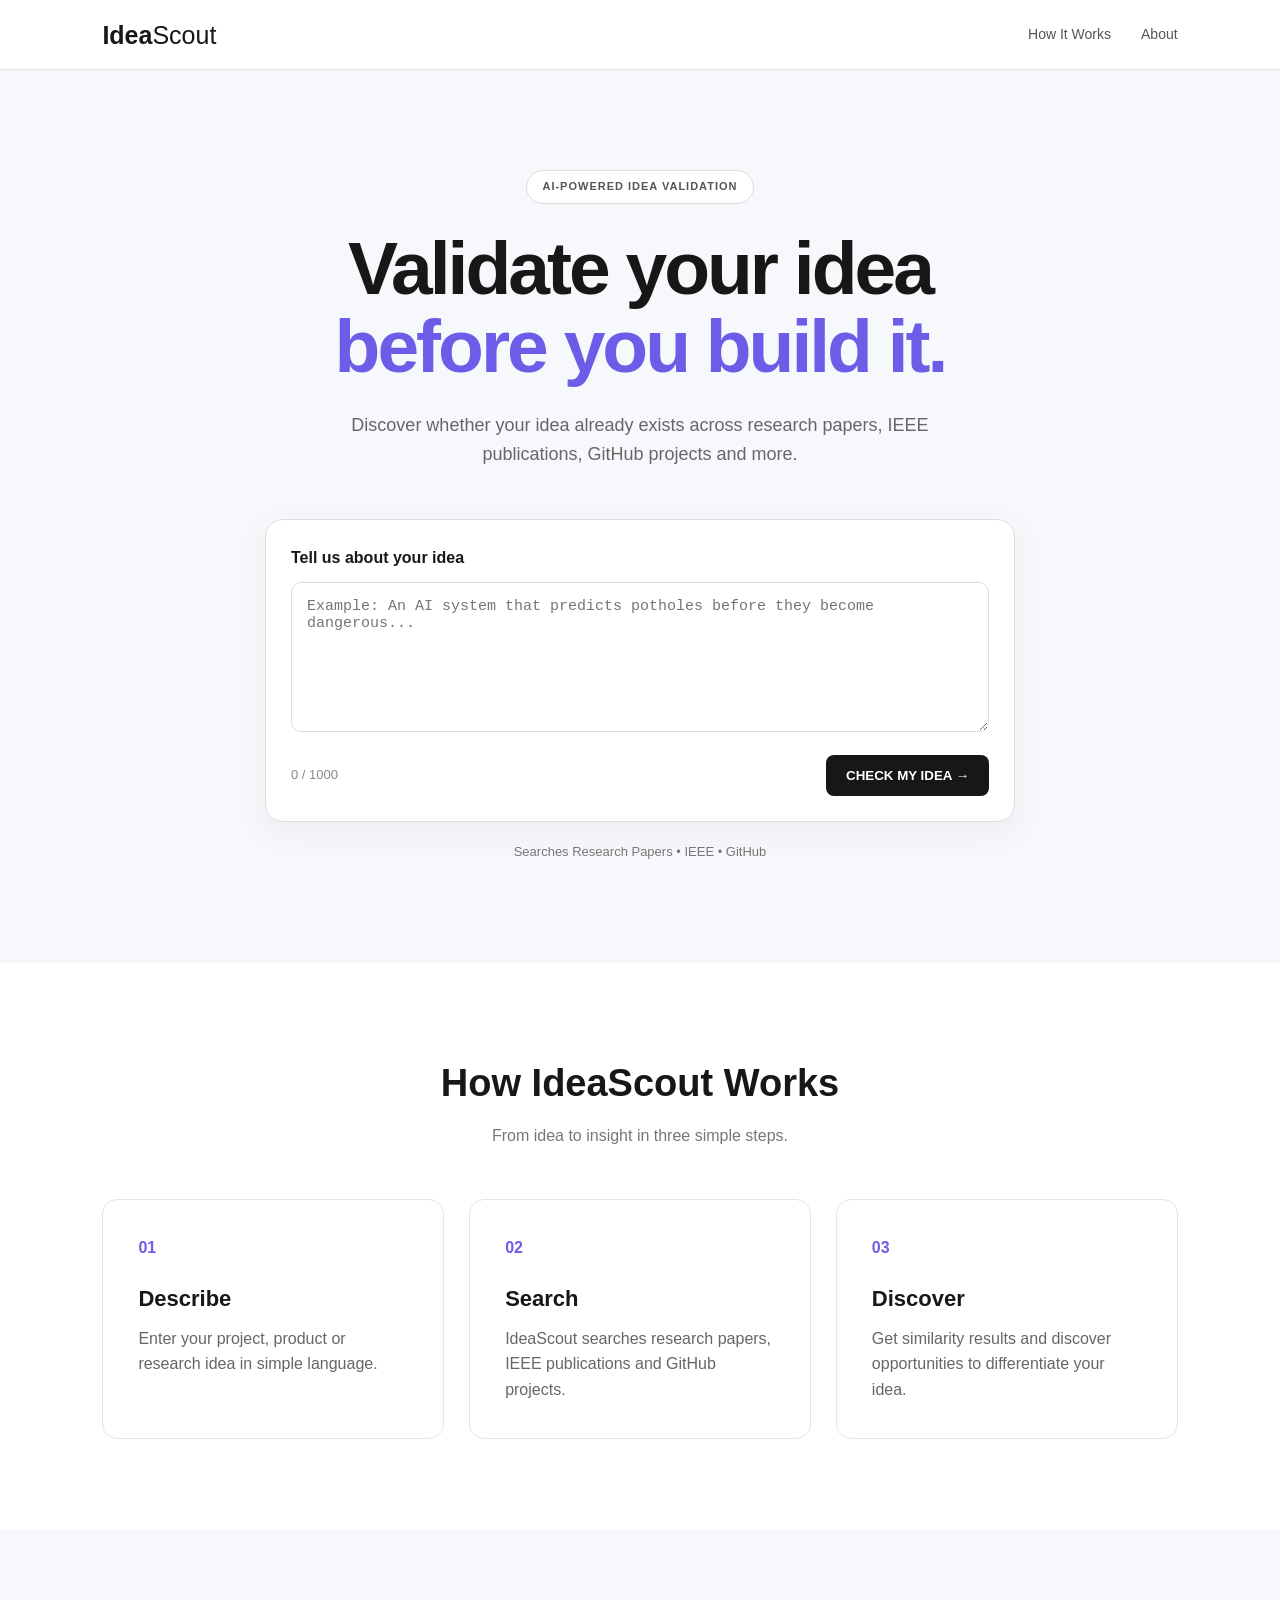
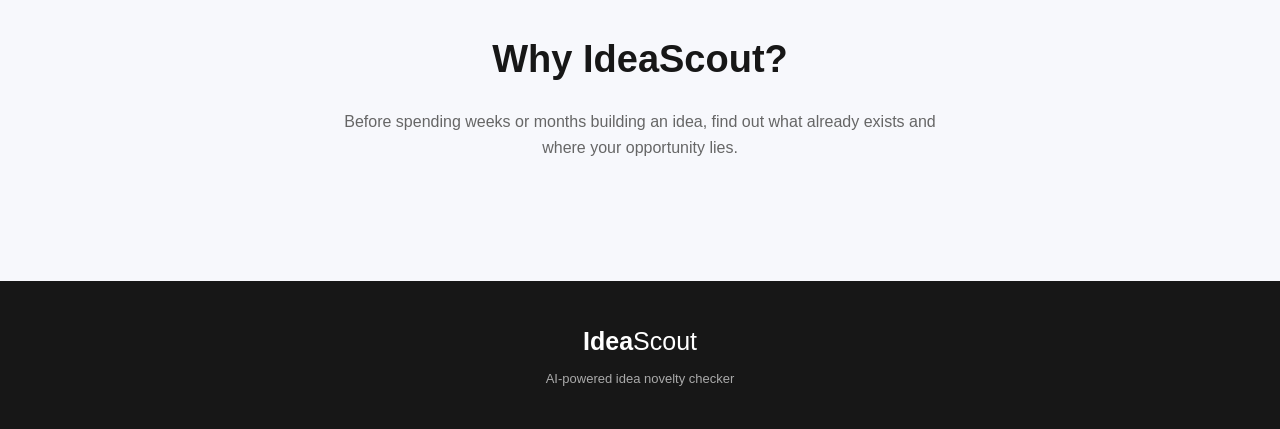
<file: frontend/index.html>
<!DOCTYPE html>
<html lang="en">

<head>
    <meta charset="UTF-8">
    <meta name="viewport" content="width=device-width, initial-scale=1.0">

    <title>IdeaScout | Validate Your Idea</title>

    <link rel="stylesheet" href="css/style.css">
</head>

<body>

    <!-- NAVBAR -->

    <nav class="navbar">

        <div class="logo">
            Idea<span>Scout</span>
        </div>

        <div class="nav-links">
            <a href="#how-it-works">How It Works</a>
            <a href="#about">About</a>
        </div>

    </nav>


    <!-- HERO -->

    <main class="hero">

        <div class="badge">
            AI-POWERED IDEA VALIDATION
        </div>

        <h1>
            Validate your idea<br>
            <span>before you build it.</span>
        </h1>

        <p class="hero-text">
            Discover whether your idea already exists across
            research papers, IEEE publications, GitHub projects
            and more.
        </p>


        <!-- IDEA INPUT -->

        <div class="idea-box">

            <label for="ideaInput">
                Tell us about your idea
            </label>

            <textarea
                id="ideaInput"
                maxlength="1000"
                placeholder="Example: An AI system that predicts potholes before they become dangerous..."
            ></textarea>

            <div class="input-bottom">

                <span id="charCount">
                    0 / 1000
                </span>

                <button id="checkIdeaBtn">
                    CHECK MY IDEA →
                </button>

            </div>

        </div>


        <div class="trust-text">
            Searches Research Papers • IEEE • GitHub
        </div>

    </main>


    <!-- HOW IT WORKS -->

    <section id="how-it-works" class="section">

        <h2>
            How IdeaScout Works
        </h2>

        <p class="section-subtitle">
            From idea to insight in three simple steps.
        </p>


        <div class="steps">

            <div class="step-card">

                <div class="step-number">
                    01
                </div>

                <h3>
                    Describe
                </h3>

                <p>
                    Enter your project, product or research idea
                    in simple language.
                </p>

            </div>


            <div class="step-card">

                <div class="step-number">
                    02
                </div>

                <h3>
                    Search
                </h3>

                <p>
                    IdeaScout searches research papers,
                    IEEE publications and GitHub projects.
                </p>

            </div>


            <div class="step-card">

                <div class="step-number">
                    03
                </div>

                <h3>
                    Discover
                </h3>

                <p>
                    Get similarity results and discover
                    opportunities to differentiate your idea.
                </p>

            </div>

        </div>

    </section>


    <!-- ABOUT -->

    <section id="about" class="about-section">

        <h2>
            Why IdeaScout?
        </h2>

        <p>
            Before spending weeks or months building an idea,
            find out what already exists and where your
            opportunity lies.
        </p>

    </section>


    <!-- FOOTER -->

    <footer>

        <div class="logo">
            Idea<span>Scout</span>
        </div>

        <p>
            AI-powered idea novelty checker
        </p>

    </footer>


    <script src="js/app.js"></script>

</body>

</html>
</file>
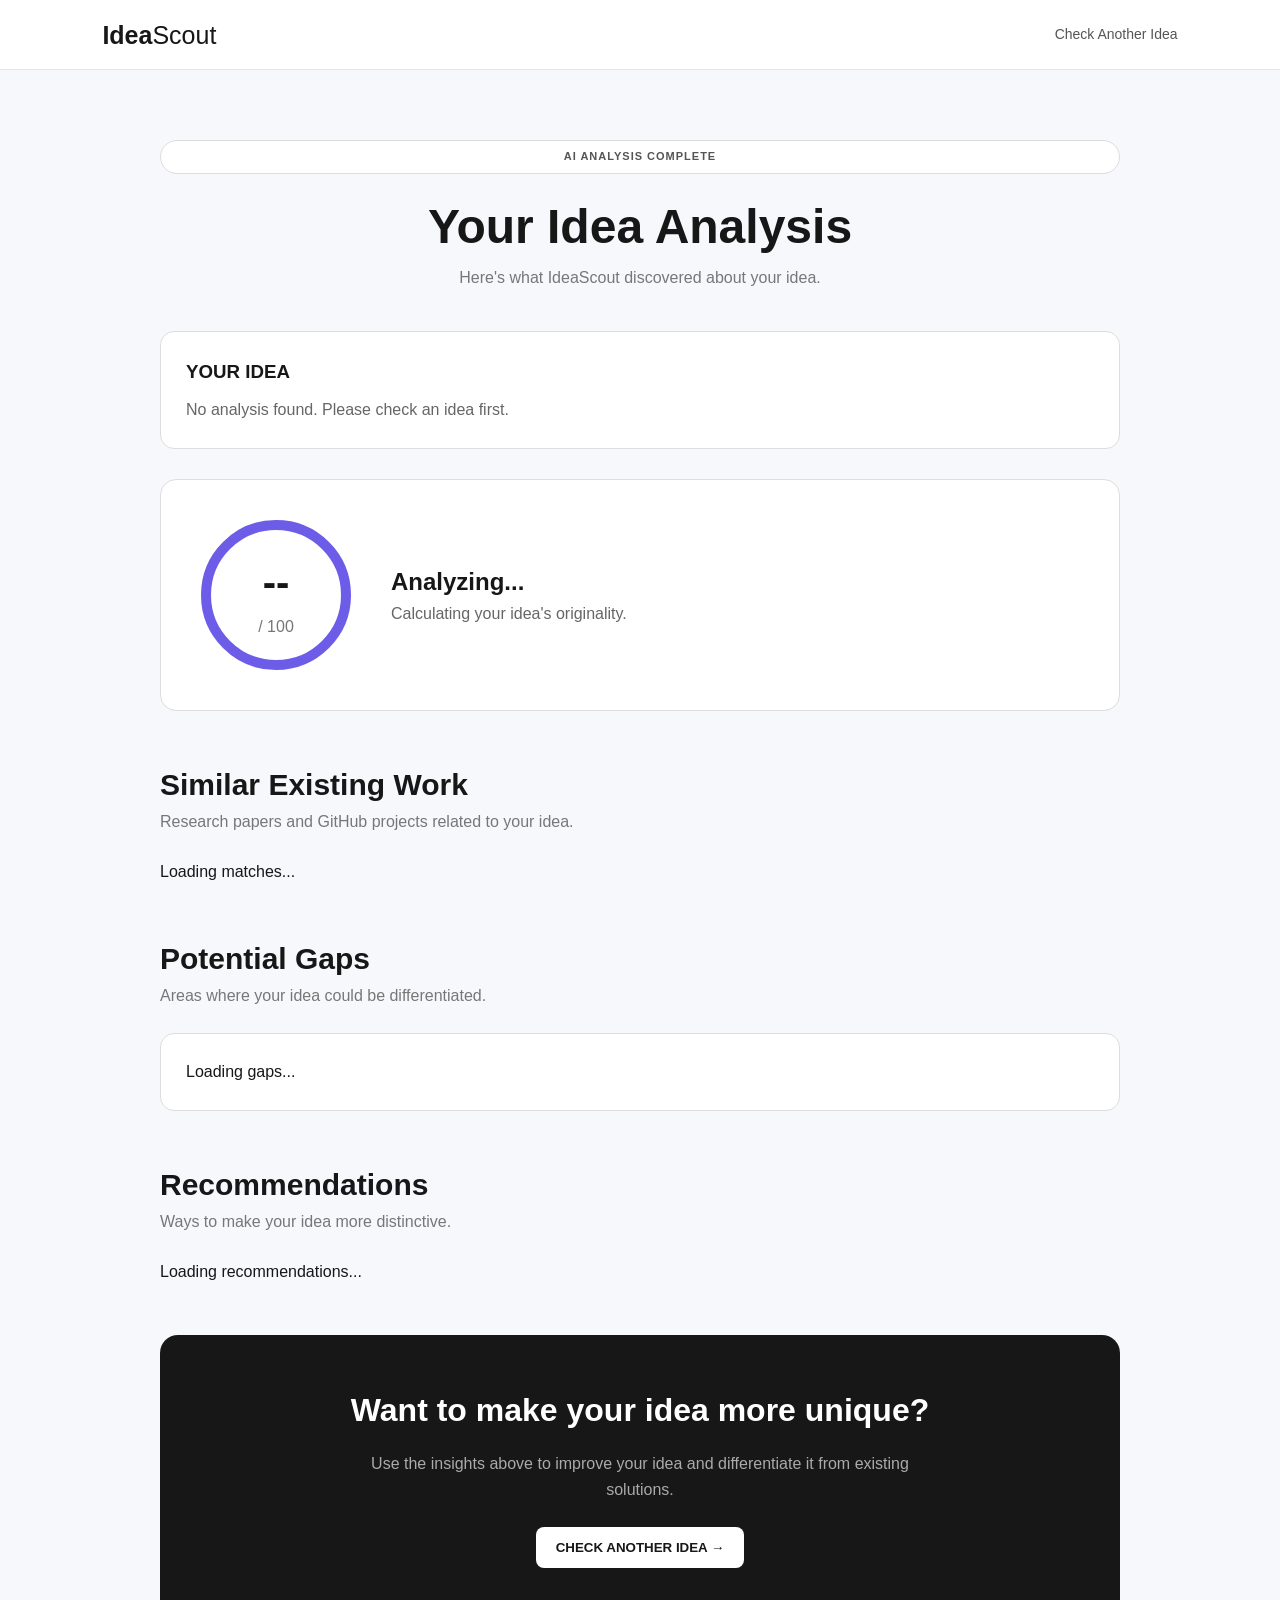
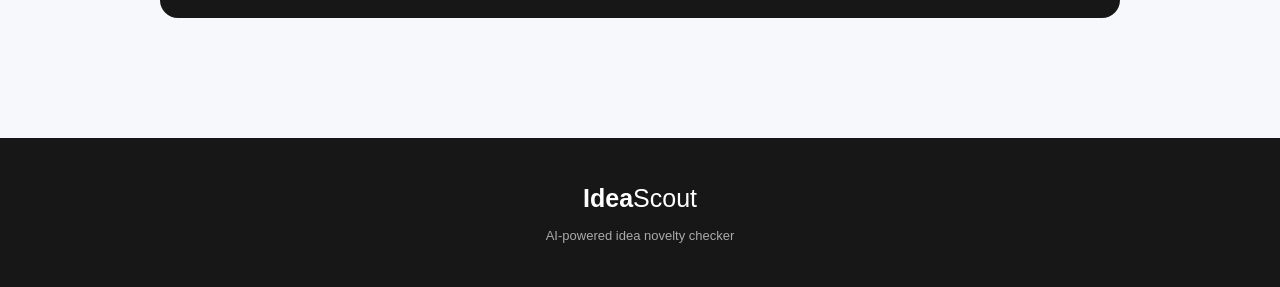
<file: frontend/results.html>
<!DOCTYPE html>
<html lang="en">

<head>
    <meta charset="UTF-8">
    <meta name="viewport" content="width=device-width, initial-scale=1.0">

    <title>IdeaScout | Analysis Results</title>

    <link rel="stylesheet" href="css/style.css">
</head>

<body>

    <!-- NAVBAR -->

    <nav class="navbar">

        <div class="logo">
            Idea<span>Scout</span>
        </div>

        <div class="nav-links">
            <a href="index.html">Check Another Idea</a>
        </div>

    </nav>


    <!-- RESULTS -->

    <main class="results-container">

        <div class="results-header">

            <div class="badge">
                AI ANALYSIS COMPLETE
            </div>

            <h1>
                Your Idea Analysis
            </h1>

            <p>
                Here's what IdeaScout discovered about your idea.
            </p>

        </div>


        <!-- IDEA -->

        <div class="idea-summary">

            <h3>
                YOUR IDEA
            </h3>

            <p id="resultIdea">
                Loading...
            </p>

        </div>


        <!-- SCORE -->

        <div class="score-section">

            <div class="score-circle">

                <div
                    class="score-number"
                    id="scoreNumber">
                    --
                </div>

                <div class="score-label">
                    / 100
                </div>

            </div>


            <div class="score-info">

                <h2 id="scoreTitle">
                    Analyzing...
                </h2>

                <p id="scoreDescription">
                    Calculating your idea's originality.
                </p>

            </div>

        </div>


        <!-- MATCHES -->

        <section class="results-section">

            <div class="section-heading">

                <h2>
                    Similar Existing Work
                </h2>

                <p>
                    Research papers and GitHub projects related to your idea.
                </p>

            </div>

            <div id="matchesContainer">

                <p>Loading matches...</p>

            </div>

        </section>


        <!-- GAPS -->

        <section class="gap-section">

            <div class="section-heading">

                <h2>
                    Potential Gaps
                </h2>

                <p>
                    Areas where your idea could be differentiated.
                </p>

            </div>

            <div
                id="gapsContainer"
                class="gap-card">

                Loading gaps...

            </div>

        </section>


        <!-- RECOMMENDATIONS -->

        <section class="gap-section">

            <div class="section-heading">

                <h2>
                    Recommendations
                </h2>

                <p>
                    Ways to make your idea more distinctive.
                </p>

            </div>

            <div id="recommendationsContainer">

                Loading recommendations...

            </div>

        </section>


        <!-- NEW IDEA -->

        <section class="unique-section">

            <h2>
                Want to make your idea more unique?
            </h2>

            <p>
                Use the insights above to improve your idea
                and differentiate it from existing solutions.
            </p>

            <button onclick="window.location.href='index.html'">
                CHECK ANOTHER IDEA →
            </button>

        </section>

    </main>


    <footer>

        <div class="logo">
            Idea<span>Scout</span>
        </div>

        <p>
            AI-powered idea novelty checker
        </p>

    </footer>


    <script src="js/app.js"></script>

</body>

</html>
</file>
<file: frontend/css/style.css>
* {
    margin: 0;
    padding: 0;
    box-sizing: border-box;
}

body {
    font-family: Arial, Helvetica, sans-serif;
    background: #f7f8fc;
    color: #171717;
    line-height: 1.6;
}

/* NAVBAR */

.navbar {
    height: 70px;
    padding: 0 8%;
    background: white;
    border-bottom: 1px solid #e5e5e5;

    display: flex;
    align-items: center;
    justify-content: space-between;
}

.logo {
    font-size: 25px;
    font-weight: 800;
}

.logo span {
    font-weight: 400;
}

.nav-links {
    display: flex;
    gap: 30px;
}

.nav-links a {
    text-decoration: none;
    color: #555;
    font-size: 14px;
}

.nav-links a:hover {
    color: #6c5ce7;
}

/* HERO */

.hero {
    min-height: 650px;
    padding: 100px 20px;

    display: flex;
    align-items: center;
    flex-direction: column;

    text-align: center;
}

.badge {
    padding: 7px 15px;
    border: 1px solid #ddd;
    border-radius: 20px;

    background: white;

    font-size: 11px;
    font-weight: 700;
    letter-spacing: 1px;
    color: #555;
}

.hero h1 {
    margin-top: 25px;

    font-size: clamp(42px, 7vw, 75px);
    line-height: 1.05;
    letter-spacing: -3px;
}

.hero h1 span {
    color: #6c5ce7;
}

.hero-text {
    max-width: 650px;
    margin: 25px auto;

    color: #666;
    font-size: 18px;
}

/* IDEA INPUT */

.idea-box {
    width: min(750px, 95%);
    margin-top: 25px;
    padding: 25px;

    background: white;

    border: 1px solid #ddd;
    border-radius: 18px;

    text-align: left;

    box-shadow: 0 10px 35px rgba(0, 0, 0, 0.05);
}

.idea-box label {
    display: block;
    margin-bottom: 12px;

    font-weight: 700;
}

.idea-box textarea {
    width: 100%;
    min-height: 150px;

    padding: 15px;

    border: 1px solid #ddd;
    border-radius: 10px;

    resize: vertical;

    font-size: 15px;

    outline: none;
}

.idea-box textarea:focus {
    border-color: #6c5ce7;
}

.input-bottom {
    margin-top: 15px;

    display: flex;
    align-items: center;
    justify-content: space-between;
}

#charCount {
    color: #888;
    font-size: 13px;
}

button {
    padding: 13px 20px;

    border: none;
    border-radius: 8px;

    background: #171717;
    color: white;

    font-weight: 700;

    cursor: pointer;

    transition: 0.2s;
}

button:hover {
    transform: translateY(-2px);
    opacity: 0.9;
}

.trust-text {
    margin-top: 20px;

    color: #777;

    font-size: 13px;
}

/* SECTIONS */

.section {
    padding: 90px 8%;

    background: white;

    text-align: center;
}

.section h2,
.about-section h2 {
    font-size: 38px;
}

.section-subtitle {
    margin-top: 10px;
    color: #777;
}

.steps {
    margin-top: 50px;

    display: grid;
    grid-template-columns: repeat(3, 1fr);

    gap: 25px;
}

.step-card {
    padding: 35px;

    border: 1px solid #e5e5e5;
    border-radius: 15px;

    text-align: left;
}

.step-number {
    margin-bottom: 20px;

    color: #6c5ce7;

    font-weight: 800;
}

.step-card h3 {
    margin-bottom: 10px;

    font-size: 22px;
}

.step-card p {
    color: #666;
}

/* ABOUT */

.about-section {
    padding: 100px 20px;

    text-align: center;
}

.about-section p {
    max-width: 600px;

    margin: 20px auto;

    color: #666;
}

/* FOOTER */

footer {
    padding: 40px 8%;

    background: #171717;

    color: white;

    text-align: center;
}

footer p {
    margin-top: 8px;

    color: #aaa;

    font-size: 13px;
}

/* RESULTS PAGE */

.results-container {
    max-width: 1000px;

    margin: auto;

    padding: 70px 20px;
}

.results-header {
    text-align: center;

    margin-bottom: 40px;
}

.results-header h1 {
    margin-top: 15px;

    font-size: 48px;
}

.results-header p {
    color: #777;
}

/* IDEA SUMMARY */

.idea-summary {
    margin-bottom: 30px;
    padding: 25px;

    background: white;

    border: 1px solid #ddd;
    border-radius: 14px;
}

.idea-summary h3 {
    margin-bottom: 10px;
}

.idea-summary p {
    color: #666;
}

/* SCORE */

.score-section {
    margin-bottom: 50px;
    padding: 40px;

    background: white;

    border: 1px solid #ddd;
    border-radius: 16px;

    display: flex;
    align-items: center;

    gap: 40px;
}

.score-circle {
    width: 150px;
    height: 150px;

    border: 10px solid #6c5ce7;
    border-radius: 50%;

    display: flex;
    flex-direction: column;
    align-items: center;
    justify-content: center;

    flex-shrink: 0;
}

.score-number {
    font-size: 40px;
    font-weight: 800;
}

.score-label {
    color: #777;
}

.score-info p {
    color: #666;
}

/* RESULT CARDS */

.results-section,
.gap-section {
    margin-bottom: 50px;
}

.section-heading {
    margin-bottom: 25px;
}

.section-heading h2 {
    font-size: 30px;
}

.section-heading p {
    color: #777;
}

.result-card {
    margin-bottom: 15px;
    padding: 25px;

    background: white;

    border: 1px solid #ddd;
    border-radius: 14px;
}

.result-top {
    display: flex;
    justify-content: space-between;

    gap: 20px;
}

.result-card h3 {
    margin-bottom: 7px;
}

.result-card p {
    color: #666;

    font-size: 14px;
}

.source {
    display: inline-block;

    margin-top: 15px;
    padding: 5px 10px;

    background: #f0efff;

    color: #5547d9;

    border-radius: 5px;

    font-size: 12px;
    font-weight: 700;
}

.similarity {
    font-size: 18px;
    font-weight: 800;
}

/* GAP */

.gap-card {
    margin-bottom: 15px;
    padding: 25px;

    background: white;

    border: 1px solid #ddd;
    border-radius: 14px;
}

.gap-card h3 {
    margin-bottom: 15px;

    font-size: 13px;
    letter-spacing: 1px;
}

.gap-card p,
.gap-card li {
    color: #666;
}

.gap-card ul {
    padding-left: 20px;
}

/* UNIQUE */

.unique-section {
    margin-bottom: 50px;
    padding: 50px;

    background: #171717;

    color: white;

    border-radius: 18px;

    text-align: center;
}

.unique-section h2 {
    font-size: 32px;
}

.unique-section p {
    max-width: 600px;

    margin: 15px auto 25px;

    color: #aaa;
}

.unique-section button {
    background: white;
    color: #171717;
}

/* MOBILE */

@media (max-width: 700px) {

    .navbar {
        padding: 0 20px;
    }

    .nav-links {
        display: none;
    }

    .hero {
        padding-top: 70px;
    }

    .hero h1 {
        letter-spacing: -2px;
    }

    .steps {
        grid-template-columns: 1fr;
    }

    .score-section {
        flex-direction: column;
        text-align: center;
    }

    .results-header h1 {
        font-size: 38px;
    }

    .input-bottom {
        flex-direction: column;
        gap: 15px;
        align-items: stretch;
    }

    .input-bottom button {
        width: 100%;
    }
}
</file>
